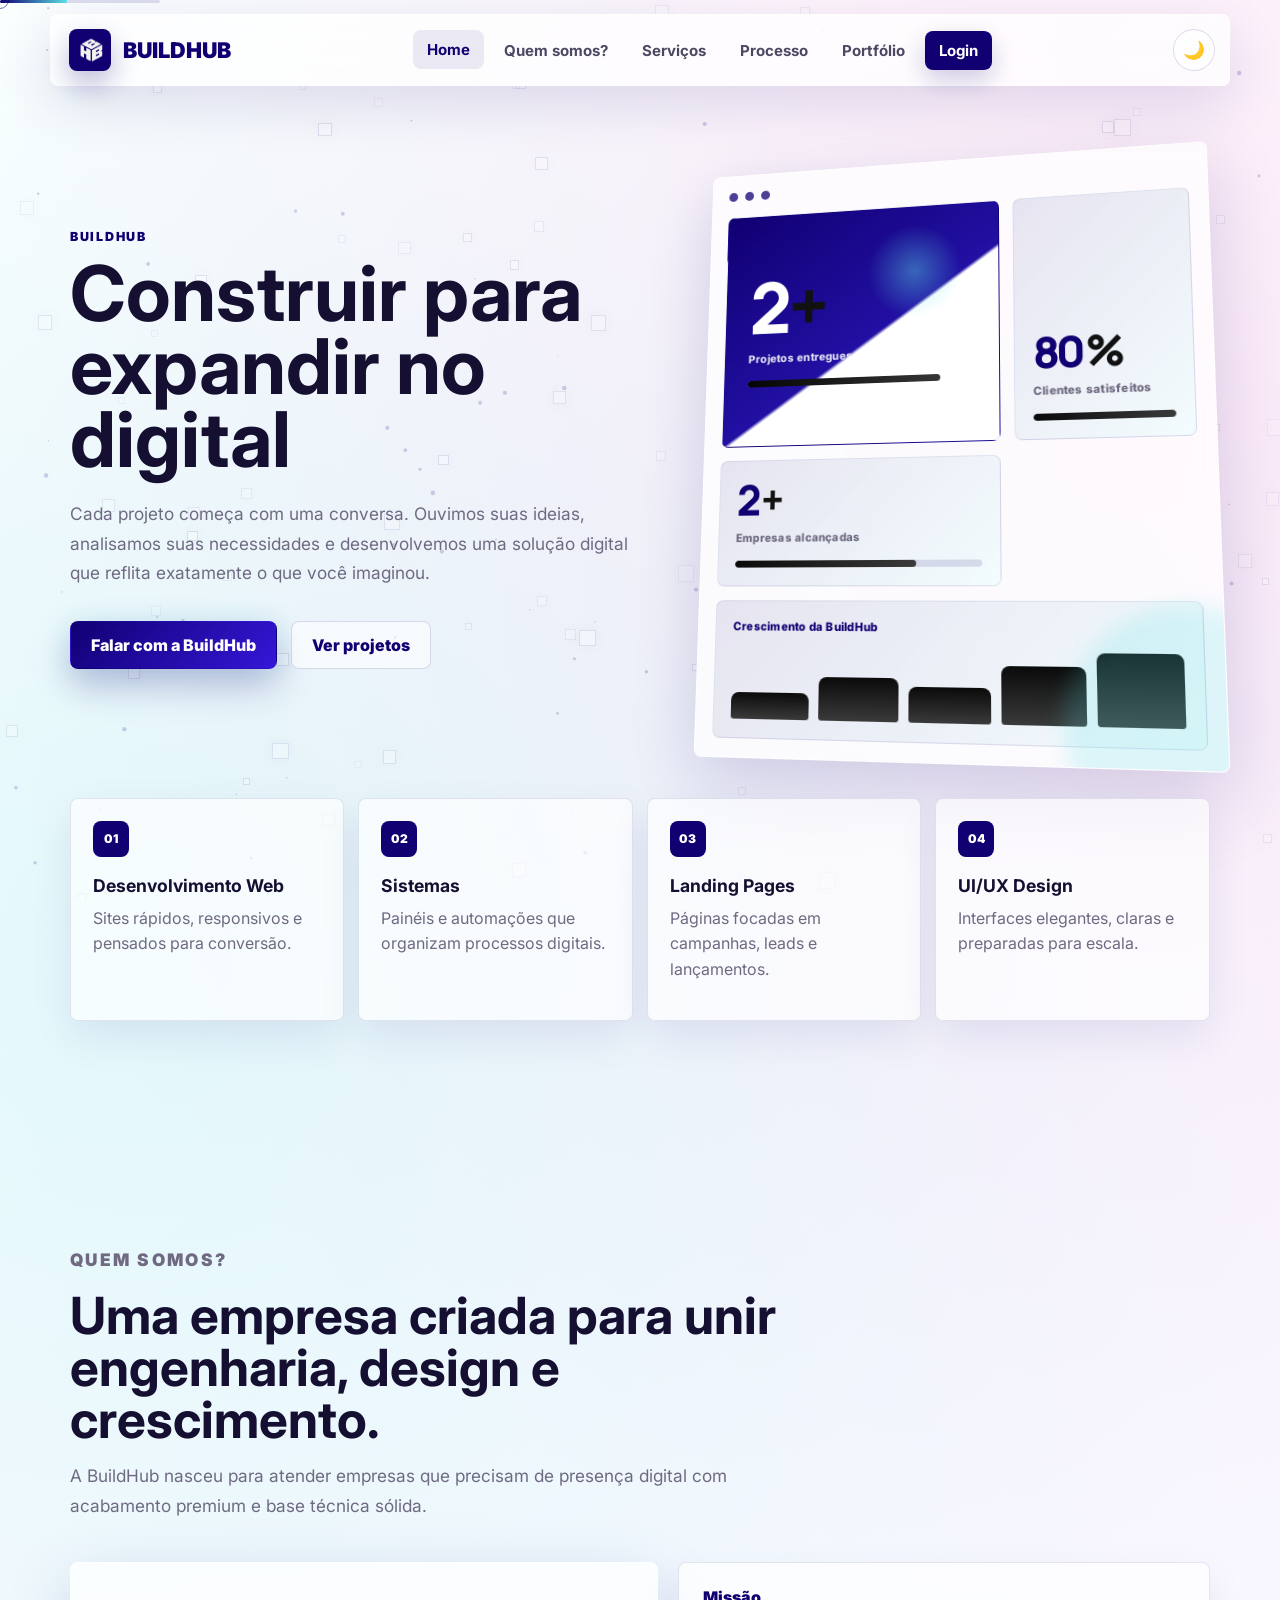
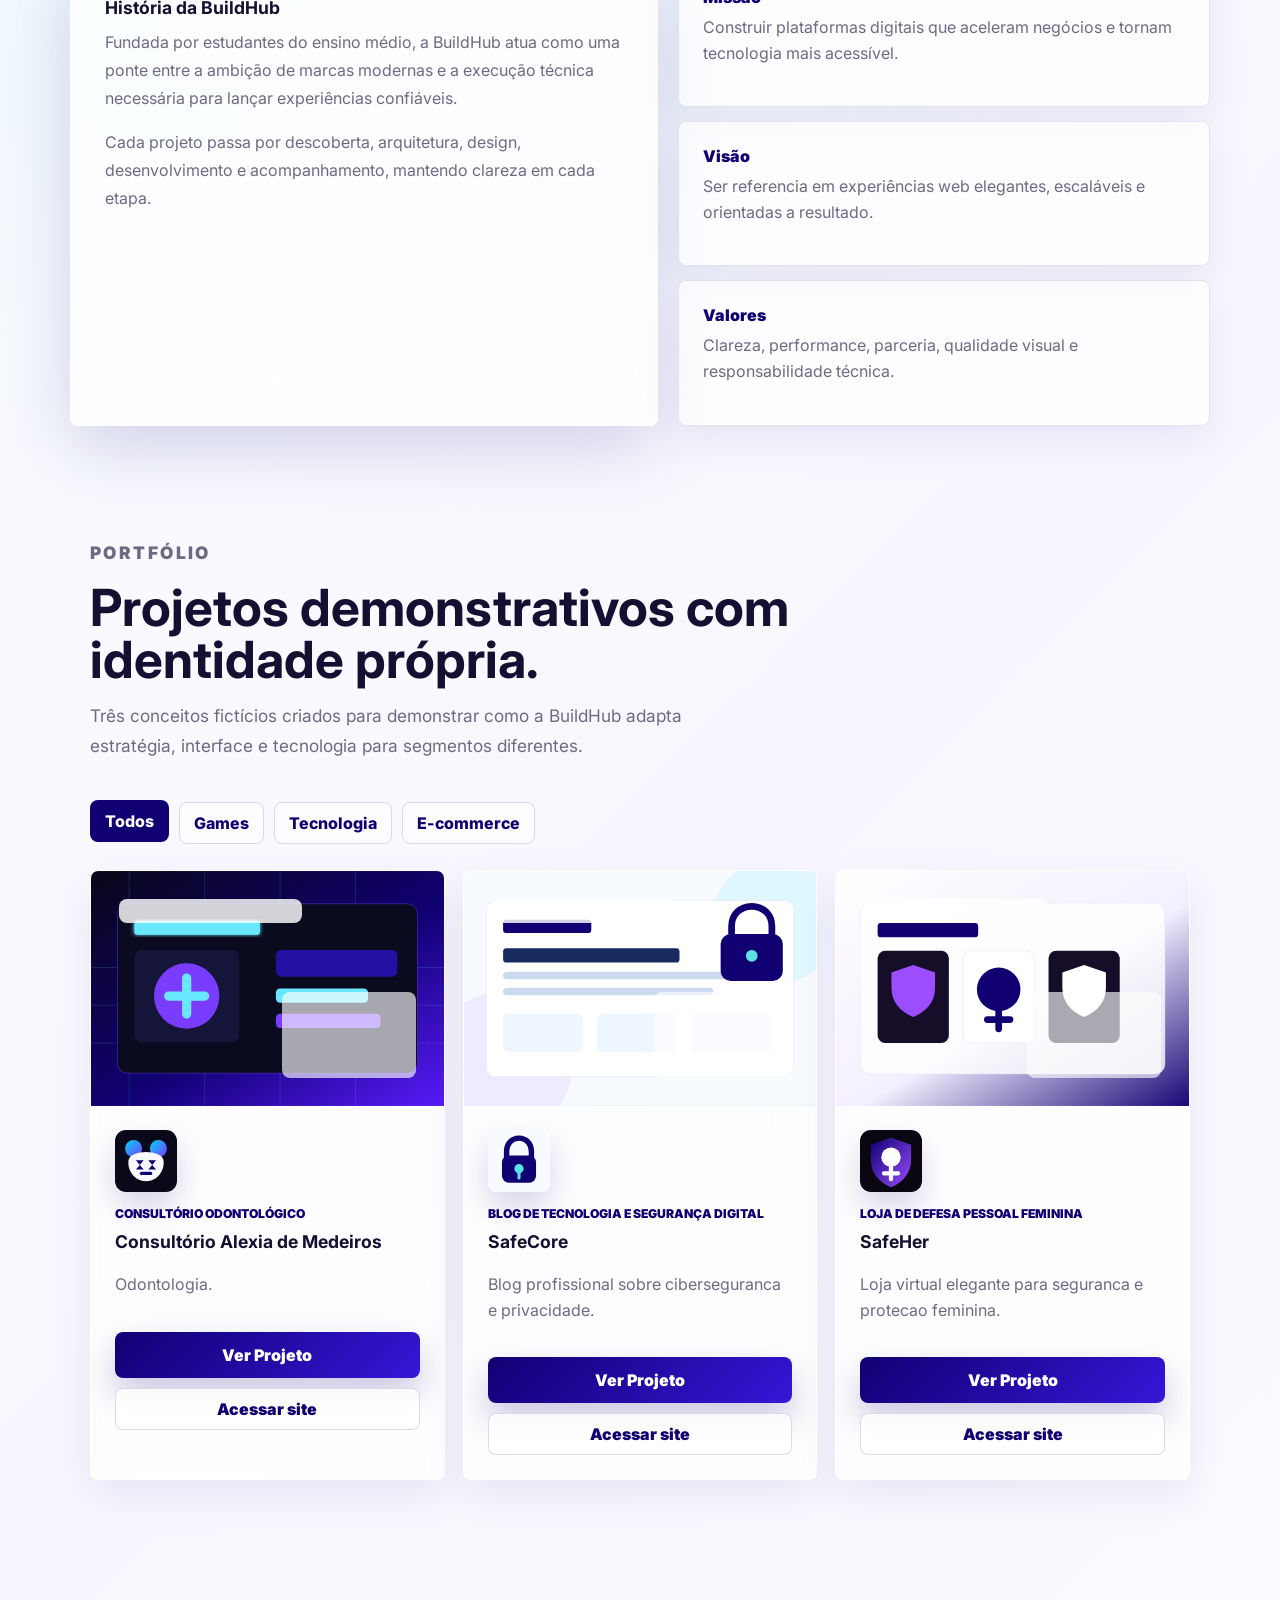
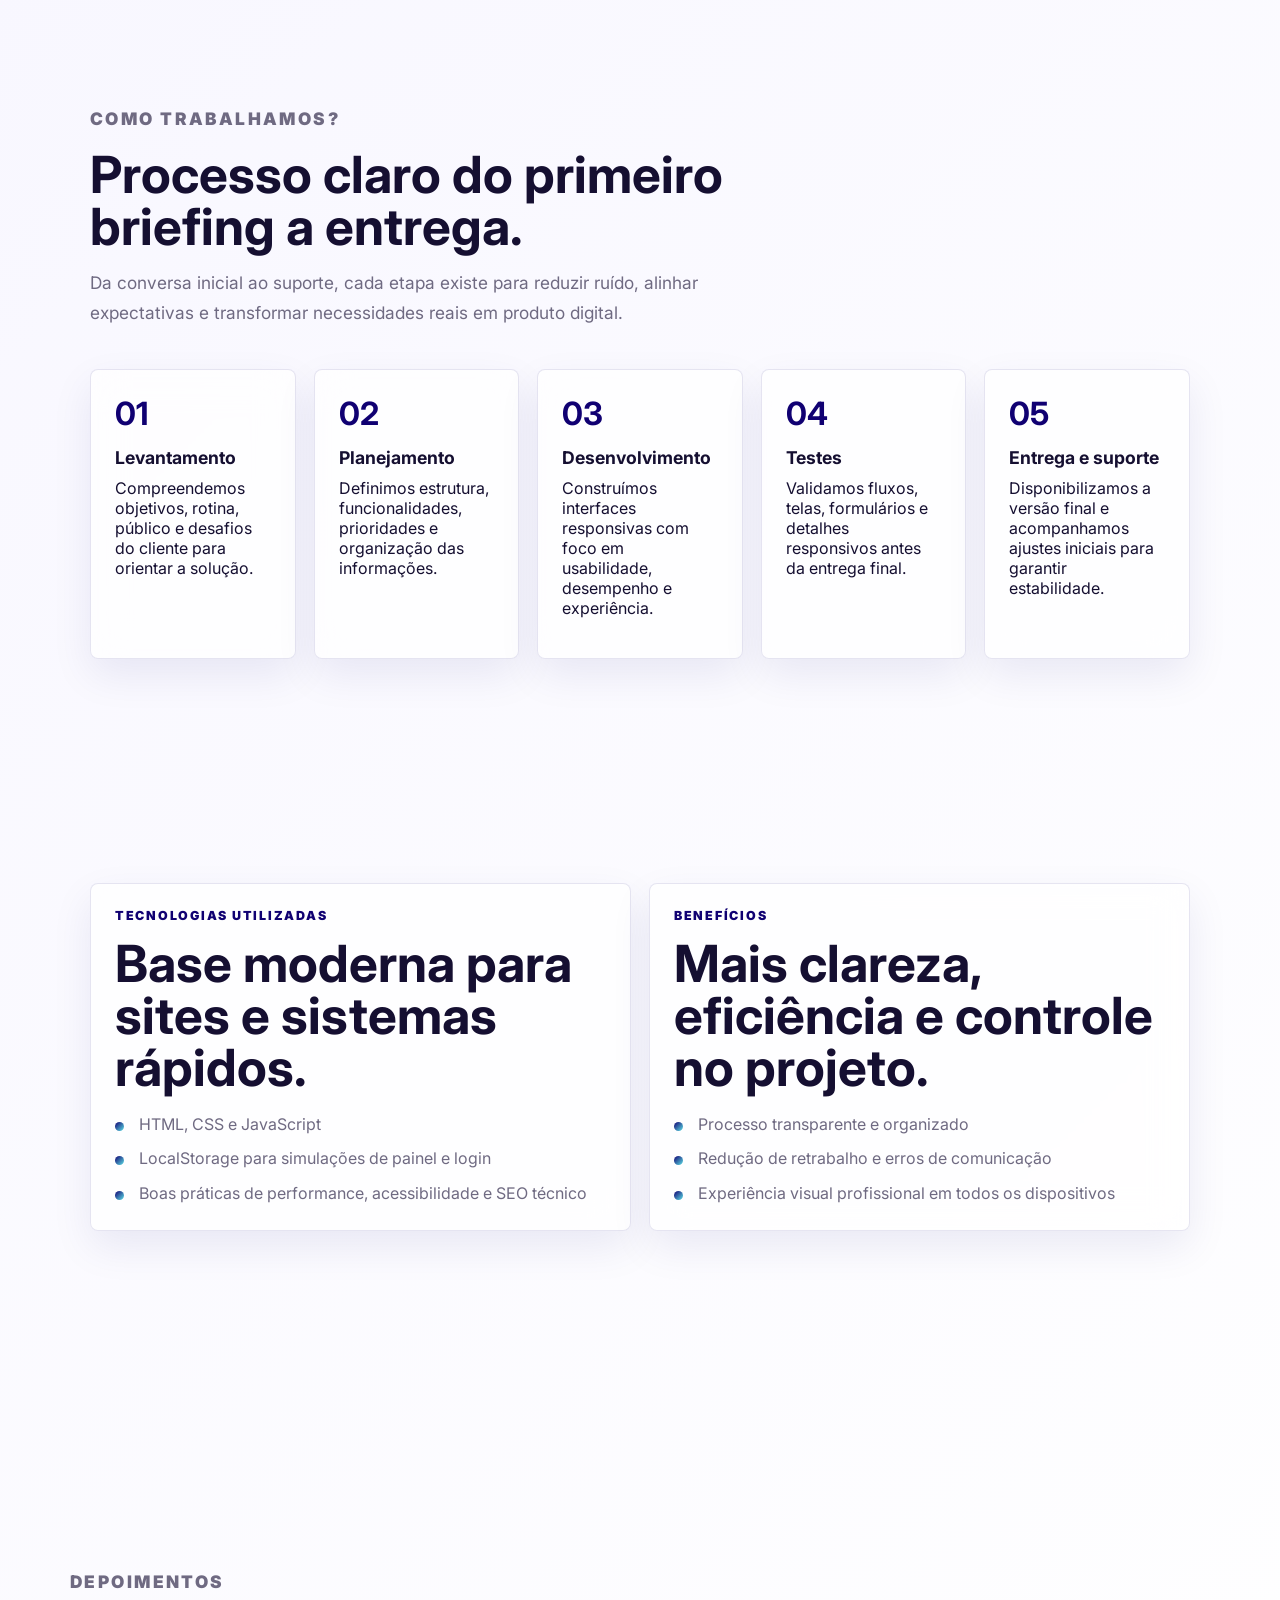
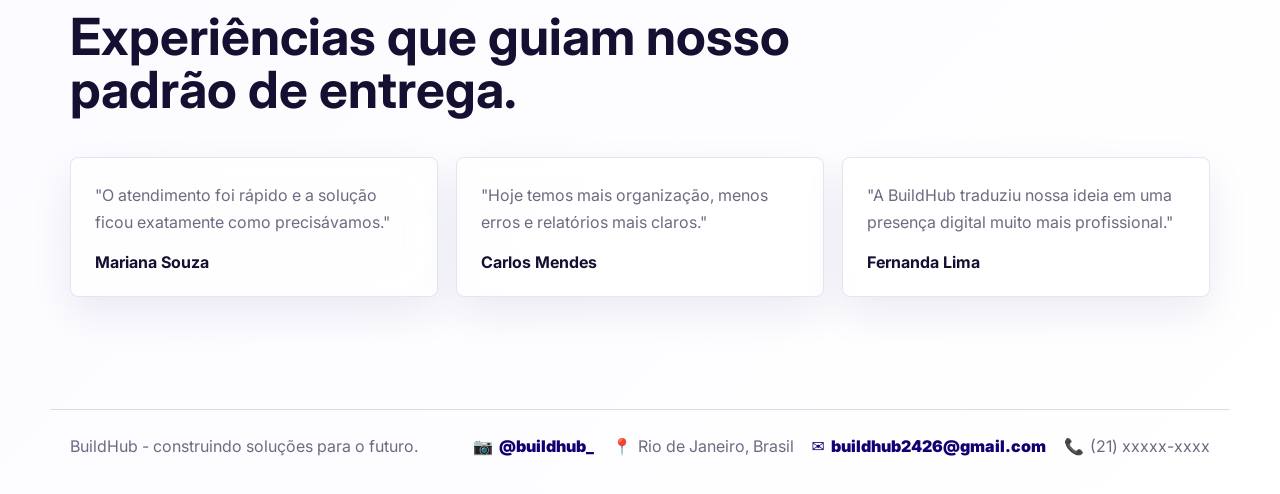
<file: index.html>
﻿<!DOCTYPE html>
<html lang="pt-BR">
<head>
  <meta charset="UTF-8">
  <meta name="viewport" content="width=device-width, initial-scale=1.0">
  <meta name="description" content="BuildHub - desenvolvimento de sites, sistemas web, landing pages e expêriencias digitais premium.">
  <title>BuildHub | Tecnologia para marcas que constroem o futuro</title>
  <link rel="preconnect" href="https://fonts.googleapis.com">
  <link rel="preconnect" href="https://fonts.gstatic.com" crossorigin>
  <link href="https://fonts.googleapis.com/css2?family=Inter:wght@400;500;600;700;800;900&family=Manrope:wght@400;500;700;800&display=swap" rel="stylesheet">
  <link rel="stylesheet" href="style.css">
  <script>if (localStorage.getItem("buildhub_theme") === "dark") document.documentElement.classList.add("dark-theme");</script>
</head>
<body>
  <div class="loader" id="loader" aria-label="Carregando site">
    <span class="brand-symbol" id="brandSymbol"><img src="assets/images/logobranca.png" alt="" aria-hidden="true"><span class="brand-fallback">BH</span></span>
    <div class="loader-line"></div>
  </div>
    <div class="loader-line"></div>
  </div>

  <div class="custom-cursor" id="customCursor" aria-hidden="true"></div>
  <canvas id="particleCanvas" aria-hidden="true"></canvas>
  <div class="floating-grid" id="floatingGrid" aria-hidden="true"></div>

  <header class="site-header" id="siteHeader">
    <nav class="navbar" aria-label="Navegação principal">
      <a class="brand" href="#home" aria-label="BuildHub ini
      cio">
        <span class="brand-symbol" id="brandSymbol"><img src="assets/images/logobranca.png" alt="" aria-hidden="true"><span class="brand-fallback">BH</span></span>
        <span class="brand-text" id="brandText">BuildHub</span>
      </a>

      <button class="nav-toggle" id="navToggle" type="button" aria-label="Abrir menu" aria-expanded="false">
        <span></span>
        <span></span>
        <span></span>
      </button>

      <div class="nav-menu" id="navMenu">
        <a href="#home">Home</a>
        <a href="#quem-somos">Quem somos?</a>
        <a href="#servicos">Serviços</a>
        <a href="#processo">Processo</a>
        <a href="#portfolio">Portfólio</a>
        <a href="login.html" class="nav-login">Login</a>
      </div>
      <button class="theme-toggle" id="themeToggle" type="button" aria-label="Ativar tema escuro" title="Ativar tema escuro">🌙</button>
    </nav>
  </header>

  <main>
    <section class="hero section" id="home">
      <div class="hero-content reveal">
        <p class="eyebrow">BuildHub</p>
        <h1>Construir para expandir no digital</h1>
        <p class="hero-copy">Cada projeto começa com uma conversa. Ouvimos suas ideias, analisamos suas necessidades e desenvolvemos uma solução digital que reflita exatamente o que você imaginou.</p>
        <div class="hero-actions">
          <a href="login.html" class="btn btn-primary magnetic">Falar com a BuildHub</a>
          <a href="#portfolio" class="btn btn-ghost magnetic">Ver projetos</a>
        </div>
      </div>

      <div class="hero-orbit reveal">
        <div class="interface-preview glass">
          <div class="preview-topbar">
            <span></span>
            <span></span>
            <span></span>
          </div>
          <div class="preview-grid">
            <div class="preview-panel main" data-preview-metric data-target="3" data-progress="86">
              <div class="preview-metric-number"><span class="preview-metric-value">0</span><span class="preview-metric-suffix">+</span></div>
              <span class="preview-metric-label">Projetos entregues</span>
              <div class="preview-metric-bar" aria-hidden="true"><span class="preview-metric-bar-fill"></span></div>
            </div>
            <div class="preview-panel" data-preview-metric data-target="100" data-progress="100">
              <div class="preview-metric-number"><span class="preview-metric-value">0</span><span class="preview-metric-suffix">%</span></div>
              <span class="preview-metric-label">Clientes satisfeitos</span>
              <div class="preview-metric-bar" aria-hidden="true"><span class="preview-metric-bar-fill"></span></div>
            </div>
            <div class="preview-panel" data-preview-metric data-target="3" data-progress="74">
              <div class="preview-metric-number"><span class="preview-metric-value">0</span><span class="preview-metric-suffix">+</span></div>
              <span class="preview-metric-label">Empresas alcançadas</span>
              <div class="preview-metric-bar" aria-hidden="true"><span class="preview-metric-bar-fill"></span></div>
            </div>
            <div class="preview-panel wide" data-preview-chart aria-label="Evolução da BuildHub">
              <span class="preview-chart-label">Crescimento da BuildHub</span>
              <div class="preview-chart-bars" aria-hidden="true">
                <span class="preview-chart-bar" style="--bar-height: 35%"></span>
                <span class="preview-chart-bar" style="--bar-height: 58%"></span>
                <span class="preview-chart-bar" style="--bar-height: 46%"></span>
                <span class="preview-chart-bar" style="--bar-height: 76%"></span>
                <span class="preview-chart-bar" style="--bar-height: 94%"></span>
              </div>
            </div>
          </div>
          <div class="preview-glow"></div>
        </div>
      </div>

      <div class="services-strip reveal">
        <article>
          <span class="icon">01</span>
          <h3>Desenvolvimento Web</h3>
          <p>Sites rápidos, responsivos e pensados para conversão.</p>
        </article>
        <article>
          <span class="icon">02</span>
          <h3>Sistemas</h3>
          <p>Painéis e automações que organizam processos digitais.</p>
        </article>
        <article>
          <span class="icon">03</span>
          <h3>Landing Pages</h3>
          <p>Páginas focadas em campanhas, leads e lançamentos.</p>
        </article>
        <article>
          <span class="icon">04</span>
          <h3>UI/UX Design</h3>
          <p>Interfaces elegantes, claras e preparadas para escala.</p>
        </article>
      </div>
    </section>

    <section class="section about" id="quem-somos">
      <div class="section-heading reveal">
        <p class="eyebrow">Quem somos?</p>
        <h2>Uma empresa criada para unir engenharia, design e crescimento.</h2>
        <p>A BuildHub nasceu para atender empresas que precisam de presença digital com acabamento premium e base técnica sólida.</p>
      </div>

      <div class="about-grid">
        <article class="about-story glass reveal">
          <h3>História da BuildHub</h3>
          <p>Fundada por estudantes do ensino médio, a BuildHub atua como uma ponte entre a ambição de marcas modernas e a execução técnica necessária para lançar experiências confiáveis.</p>
          <p>Cada projeto passa por descoberta, arquitetura, design, desenvolvimento e acompanhamento, mantendo clareza em cada etapa.</p>
        </article>

        <div class="values">
          <article class="value-card reveal">
            <span>Missão</span>
            <p>Construir plataformas digitais que aceleram negócios e tornam tecnologia mais acessível.</p>
          </article>
          <article class="value-card reveal">
            <span>Visão</span>
            <p>Ser referencia em experiências web elegantes, escaláveis e orientadas a resultado.</p>
          </article>
          <article class="value-card reveal">
            <span>Valores</span>
            <p>Clareza, performance, parceria, qualidade visual e responsabilidade técnica.</p>
          </article>
        </div>
      </div
        
    </section>

    <section class="section portfolio" id="portfolio">
      <div class="section-heading reveal">
        <p class="eyebrow">Portfólio</p>
        <h2>Projetos demonstrativos com identidade própria.</h2>
        <p>Três conceitos fictícios criados para demonstrar como a BuildHub adapta estratégia, interface e tecnologia para segmentos diferentes.</p>
      </div>

      <div class="filter-bar reveal" role="list" aria-label="Categorias de portfolio">
        <button class="filter-btn active" data-filter="all" type="button">Todos</button>
        <button class="filter-btn" data-filter="games" type="button">Games</button>
        <button class="filter-btn" data-filter="security" type="button">Tecnologia</button>
        <button class="filter-btn" data-filter="store" type="button">E-commerce</button>
      </div>

      <div class="project-grid premium-project-grid" id="projectGrid"></div>
    </section>

    <section class="section process-section" id="processo">
      <div class="section-heading reveal">
        <p class="eyebrow">Como trabalhamos?</p>
        <h2>Processo claro do primeiro briefing a entrega.</h2>
        <p>Da conversa inicial ao suporte, cada etapa existe para reduzir ruído, alinhar expectativas e transformar necessidades reais em produto digital.</p>
      </div>
      <div class="process-grid-main reveal">
        <article><strong>01</strong><h3>Levantamento</h3><p>Compreendemos objetivos, rotina, público e desafios do cliente para orientar a solução.</p></article>
        <article><strong>02</strong><h3>Planejamento</h3><p>Definimos estrutura, funcionalidades, prioridades e organização das informações.</p></article>
        <article><strong>03</strong><h3>Desenvolvimento</h3><p>Construímos interfaces responsivas com foco em usabilidade, desempenho e experiência.</p></article>
        <article><strong>04</strong><h3>Testes</h3><p>Validamos fluxos, telas, formulários e detalhes responsivos antes da entrega final.</p></article>
        <article><strong>05</strong><h3>Entrega e suporte</h3><p>Disponibilizamos a versão final e acompanhamos ajustes iniciais para garantir estabilidade.</p></article>
      </div>
    </section>

    <section class="section insights-section" id="servicos">
      <div class="insights-grid">
        <article class="content-card glass reveal">
          <p class="eyebrow">Tecnologias utilizadas</p>
          <h2>Base moderna para sites e sistemas rápidos.</h2>
          <ul class="feature-list">
            <li>HTML, CSS e JavaScript</li>
            <li>LocalStorage para simulações de painel e login</li>
            <li>Boas práticas de performance, acessibilidade e SEO técnico</li>
          </ul>
        </article>
        <article class="content-card glass reveal">
          <p class="eyebrow">Benefícios</p>
          <h2>Mais clareza, eficiência e controle no projeto.</h2>
          <ul class="feature-list">
            <li>Processo transparente e organizado</li>
            <li>Redução de retrabalho e erros de comunicação</li>
            <li>Experiência visual profissional em todos os dispositivos</li>
          </ul>
        </article>
      </div>
    </section>

      </div>
    </section>

    <section class="section testimonials-section">
      <div class="section-heading reveal">
        <p class="eyebrow">Depoimentos</p>
        <h2>Experiências que guiam nosso padrão de entrega.</h2>
      </div>
      <div class="testimonials-grid-main reveal">
        <article><p>"O atendimento foi rápido e a solução ficou exatamente como precisávamos."</p><strong>Mariana Souza</strong></article>
        <article><p>"Hoje temos mais organização, menos erros e relatórios mais claros."</p><strong>Carlos Mendes</strong></article>
        <article><p>"A BuildHub traduziu nossa ideia em uma presença digital muito mais profissional."</p><strong>Fernanda Lima</strong></article>
      </div>
    </section>

  <footer class="footer">
    <p>BuildHub - construindo soluções para o futuro.</p>
    <ul class="footer-contact-list" aria-label="Informações de contato">
      <li><a class="footer-contact-link" href="https://www.instagram.com/buildhub_" target="_blank" rel="noopener noreferrer"><span aria-hidden="true">📷</span> @buildhub_</a></li>
      <li><span class="footer-contact-item"><span aria-hidden="true">📍</span> Rio de Janeiro, Brasil</span></li>
      <li><a class="footer-contact-link" href="mailto:buildhub2426@gmail.com"><span aria-hidden="true">✉️</span> buildhub2426@gmail.com</a></li>
      <!-- TODO: preencher número completo do telefone. -->
      <li><span class="footer-contact-item"><span aria-hidden="true">📞</span> (21) xxxxx-xxxx</span></li>
    </ul>
  </footer>

  <div class="project-modal" id="projectModal" aria-hidden="true" role="dialog" aria-modal="true">
    <div class="modal-backdrop" data-close-modal></div>
    <article class="modal-card glass">
      <button class="modal-close" type="button" data-close-modal aria-label="Fechar modal">x</button>
      <div id="modalContent"></div>
    </article>
  </div>

  <div class="toast" id="toast" role="status" aria-live="polite"></div>
  <button class="to-top" id="toTop" type="button" aria-label="Voltar ao topo">^</button>

  <script src="script.js"></script>
</body>
</html>
</file>
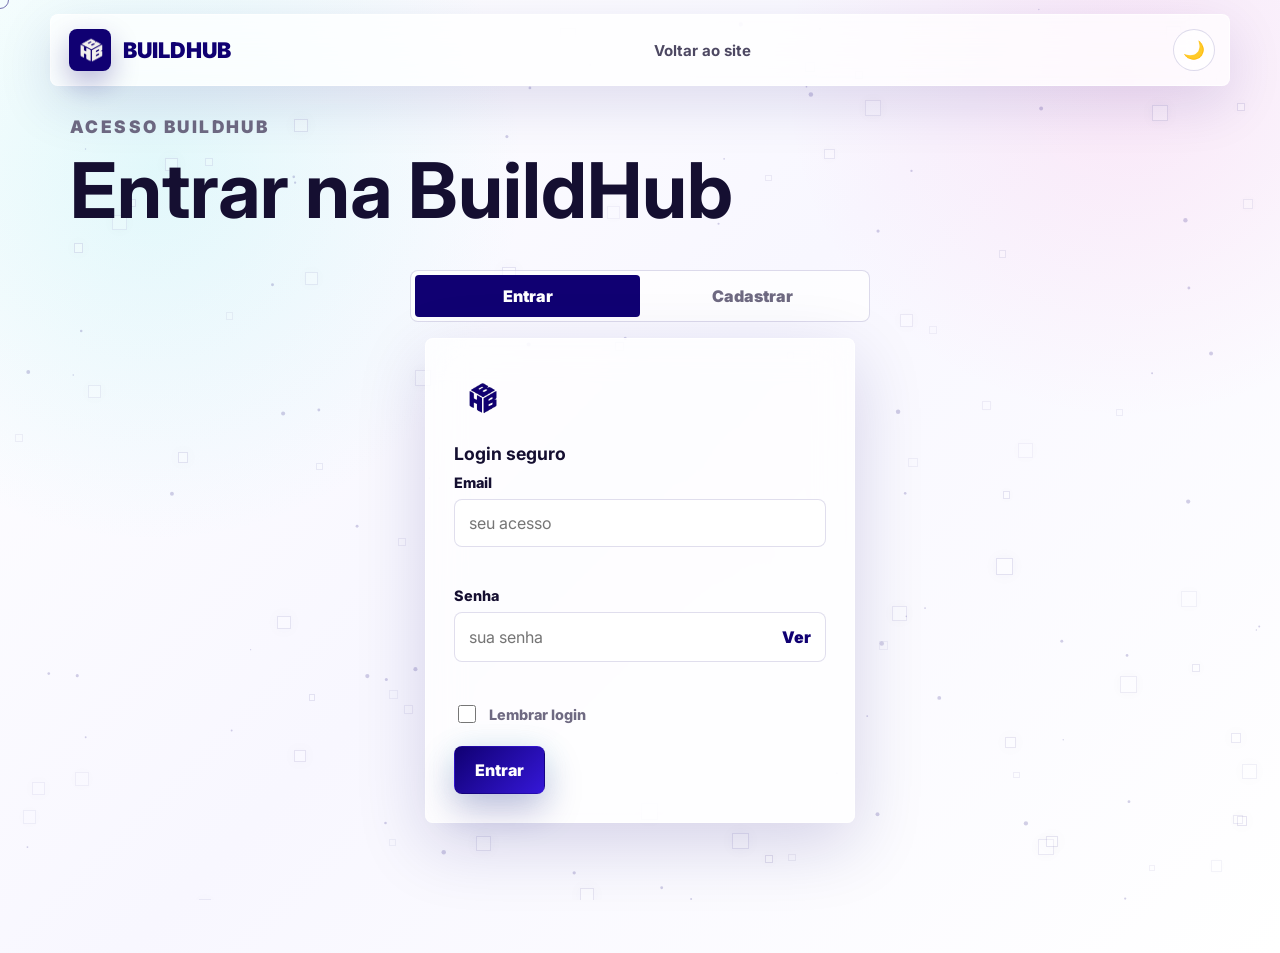
<file: admin.html>
﻿<!DOCTYPE html>
<html lang="pt-BR">
<head>
  <meta charset="UTF-8">
  <meta name="viewport" content="width=device-width, initial-scale=1.0">
  <meta name="description" content="Painel administrativo BuildHub.">
  <title>Painel ADM | BuildHub</title>
  <link rel="preconnect" href="https://fonts.googleapis.com">
  <link rel="preconnect" href="https://fonts.gstatic.com" crossorigin>
  <link href="https://fonts.googleapis.com/css2?family=Inter:wght@400;500;600;700;800;900&family=Manrope:wght@400;500;700;800&display=swap" rel="stylesheet">
  <link rel="stylesheet" href="style.css">
  <script>if (localStorage.getItem("buildhub_theme") === "dark") document.documentElement.classList.add("dark-theme");</script>
</head>
<body data-page="admin">
  <div class="loader" id="loader" aria-label="Carregando painel">
    <div class="loader-mark">BH</div>
    <div class="loader-line"></div>
  </div>

  <div class="custom-cursor" id="customCursor" aria-hidden="true"></div>
  <canvas id="particleCanvas" aria-hidden="true"></canvas>
  <div class="floating-grid" id="floatingGrid" aria-hidden="true"></div>

  <main>
    <section class="dashboard-section" id="dashboard" hidden>
      <aside class="sidebar glass">
        <a class="brand dashboard-brand" href="index.html">
          <span class="brand-symbol" id="brandSymbol"><img src="assets/images/logobranca.png" alt="" aria-hidden="true"><span class="brand-fallback">BH</span></span>
          <span class="brand-text" id="brandText">BuildHub</span>
        </a>
        <nav id="dashboardMenu" aria-label="Menu do dashboard administrativo"></nav>
        <a class="btn btn-ghost" href="index.html">Site</a>
        <button class="theme-toggle sidebar-theme-toggle" id="themeToggle" type="button" aria-label="Ativar tema escuro" title="Ativar tema escuro">🌙</button>
        <button class="btn btn-ghost" id="logoutButton" type="button">Sair</button>
      </aside>

      <div class="dashboard-main">
        <div class="dashboard-top">
          <div>
            <p class="eyebrow" id="dashboardRole">Nivel ADM</p>
            <h2 id="dashboardTitle">Painel administrativo</h2>
          </div>
          <span class="status-pill">Online</span>
        </div>
        <div class="dashboard-content" id="dashboardContent"></div>
      </div>
    </section>
  </main>

  <div class="toast" id="toast" role="status" aria-live="polite"></div>
  <button class="to-top" id="toTop" type="button" aria-label="Voltar ao topo">^</button>
  <script src="script.js"></script>
</body>
</html>
</file>
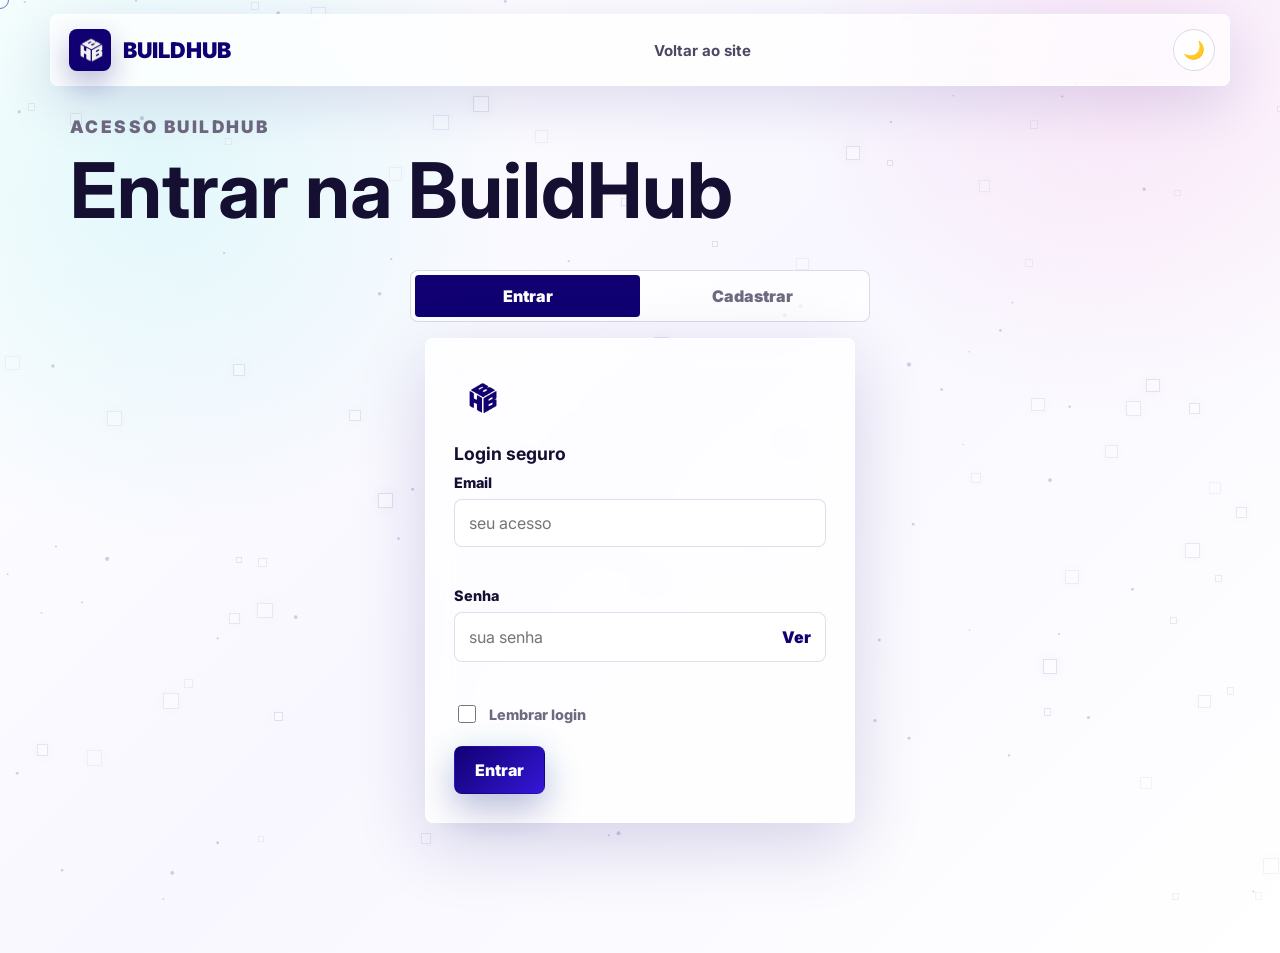
<file: cliente.html>
﻿<!DOCTYPE html>
<html lang="pt-BR">
<head>
  <meta charset="UTF-8">
  <meta name="viewport" content="width=device-width, initial-scale=1.0">
  <meta name="description" content="Area do cliente BuildHub.">
  <title>Área do Cliente | BuildHub</title>
  <link rel="preconnect" href="https://fonts.googleapis.com">
  <link rel="preconnect" href="https://fonts.gstatic.com" crossorigin>
  <link href="https://fonts.googleapis.com/css2?family=Inter:wght@400;500;600;700;800;900&family=Manrope:wght@400;500;700;800&display=swap" rel="stylesheet">
  <link rel="stylesheet" href="style.css">
  <script>if (localStorage.getItem("buildhub_theme") === "dark") document.documentElement.classList.add("dark-theme");</script>
</head>
<body data-page="cliente">
  <div class="loader" id="loader" aria-label="Carregando area do cliente">
     <span class="brand-symbol" id="brandSymbol"><img src="assets/images/logobranca.png" alt="" aria-hidden="true"><span class="brand-fallback">BH</span></span>
    <div class="loader-line"></div>
  </div>
    <div class="loader-line"></div>
  </div>

  <div class="custom-cursor" id="customCursor" aria-hidden="true"></div>
  <canvas id="particleCanvas" aria-hidden="true"></canvas>
  <div class="floating-grid" id="floatingGrid" aria-hidden="true"></div>

  <main>
    <section class="dashboard-section" id="dashboard" hidden>
      <aside class="sidebar glass">
        <a class="brand dashboard-brand" href="index.html">
          <span class="brand-symbol" id="brandSymbol"><img src="assets/images/logobranca.png" alt="" aria-hidden="true"><span class="brand-fallback">BH</span></span>
          <span class="brand-text" id="brandText">BuildHub</span>
        </a>
        <nav id="dashboardMenu" aria-label="Menu da area do cliente"></nav>
        <a class="btn btn-ghost" href="index.html">Site</a>
        <button class="theme-toggle sidebar-theme-toggle" id="themeToggle" type="button" aria-label="Ativar tema escuro" title="Ativar tema escuro">🌙</button>
        <button class="btn btn-ghost" id="logoutButton" type="button">Sair</button>
      </aside>

      <div class="dashboard-main">
        <div class="dashboard-top">
          <div>
            <p class="eyebrow" id="dashboardRole">Nivel CLIENTE</p>
            <h2 id="dashboardTitle">Área do cliente</h2>
          </div>
          <span class="status-pill">Online</span>
        </div>
        <div class="dashboard-content" id="dashboardContent"></div>
      </div>
    </section>
  </main>

  <div class="toast" id="toast" role="status" aria-live="polite"></div>
  <button class="to-top" id="toTop" type="button" aria-label="Voltar ao topo">^</button>
  <script src="script.js"></script>
</body>
</html>
</file>
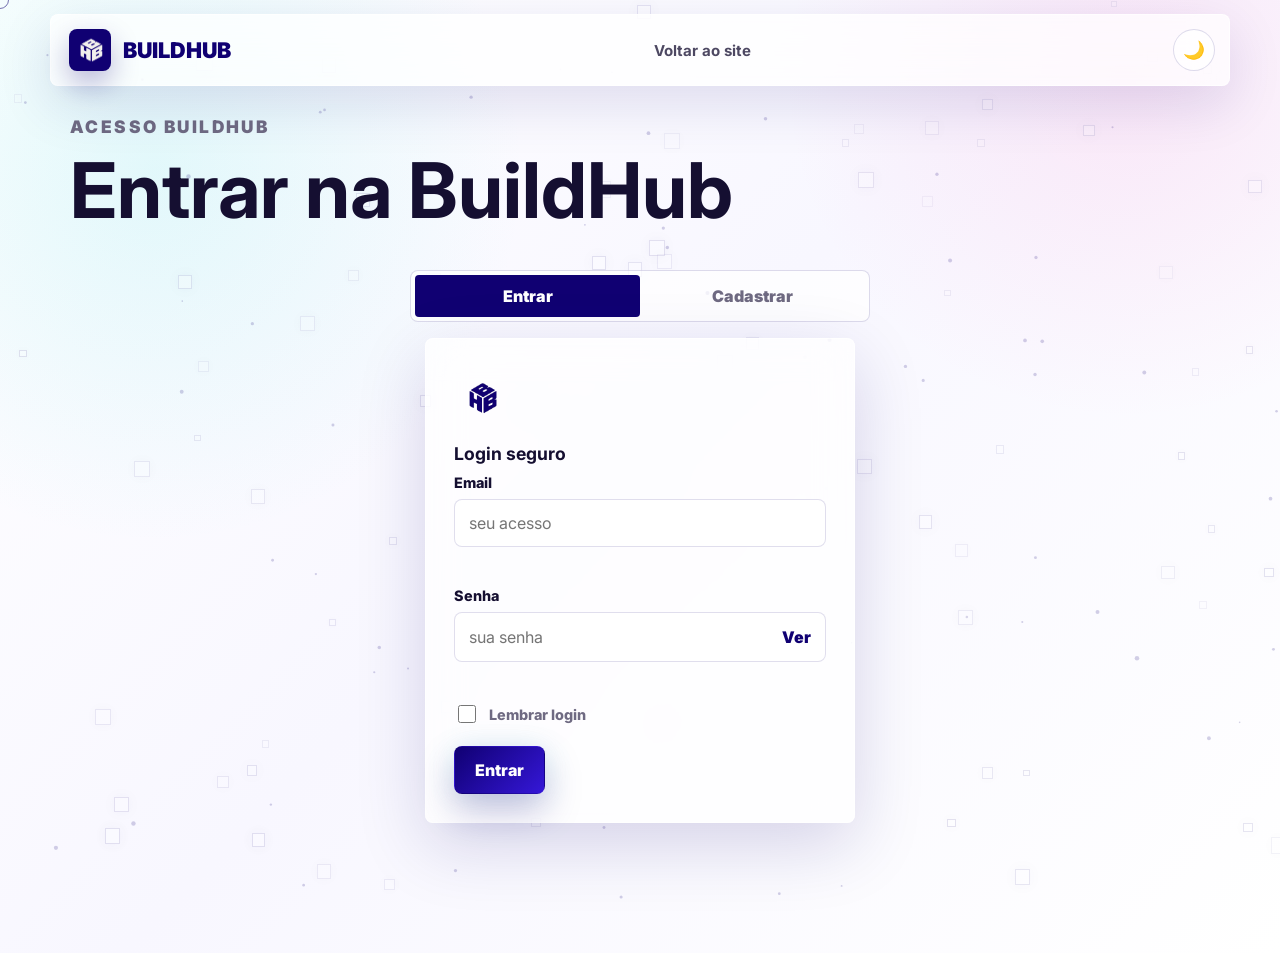
<file: login.html>
﻿<!DOCTYPE html>
<html lang="pt-BR">
<head>
  <meta charset="UTF-8">
  <meta name="viewport" content="width=device-width, initial-scale=1.0">
  <meta name="description" content="Login BuildHub para administradores e clientes.">
  <title>Login | BuildHub</title>
  <link rel="preconnect" href="https://fonts.googleapis.com">
  <link rel="preconnect" href="https://fonts.gstatic.com" crossorigin>
  <link href="https://fonts.googleapis.com/css2?family=Inter:wght@400;500;600;700;800;900&family=Manrope:wght@400;500;700;800&display=swap" rel="stylesheet">
  <link rel="stylesheet" href="style.css">
  <script>if (localStorage.getItem("buildhub_theme") === "dark") document.documentElement.classList.add("dark-theme");</script>
</head>
<body data-page="login">
  <div class="loader" id="loader" aria-label="Carregando login">
     <span class="brand-symbol" id="brandSymbol"><img src="assets/images/logobranca.png" alt="" aria-hidden="true"><span class="brand-fallback">BH</span></span>
    <div class="loader-line"></div>
  </div>

  <div class="custom-cursor" id="customCursor" aria-hidden="true"></div>
  <canvas id="particleCanvas" aria-hidden="true"></canvas>
  <div class="floating-grid" id="floatingGrid" aria-hidden="true"></div>

  <header class="site-header">
    <nav class="navbar" aria-label="Navegacao principal">
      <a class="brand" href="index.html">
        <span class="brand-symbol" id="brandSymbol"><img src="assets/images/logobranca.png" alt="" aria-hidden="true"><span class="brand-fallback">BH</span></span>
        <span class="brand-text" id="brandText">BuildHub</span>
      </a>
      <div class="nav-menu single-link">
        <a href="index.html">Voltar ao site</a>
      </div>
      <button class="theme-toggle" id="themeToggle" type="button" aria-label="Ativar tema escuro" title="Ativar tema escuro">🌙</button>
    </nav>
  </header>

  <main>
    <section class="section login-section standalone-auth" id="login">
      <div class="section-heading reveal">
        <p class="eyebrow">Acesso BuildHub</p>
        <h1>Entrar na BuildHub</h1>
      </div>
      <div class="login-shell reveal">
        <div class="auth-tabs" role="tablist" aria-label="Acesso à BuildHub">
          <button class="auth-tab active" type="button" data-auth-tab="login" role="tab" aria-selected="true">Entrar</button>
          <button class="auth-tab" type="button" data-auth-tab="register" role="tab" aria-selected="false">Cadastrar</button>
        </div>
        <form class="login-card glass" id="loginForm" novalidate>
          <div class="login-badge">
            <img src="assets/images/logoazul.png" alt="" aria-hidden="true">
          </div>
          <h3>Login seguro</h3>
          <div class="form-row">
            <label for="loginEmail">Email</label>
            <input id="loginEmail" type="email" placeholder="seu acesso" autocomplete="email">
            <small></small>
          </div>
          <div class="form-row password-row">
            <label for="loginPassword">Senha</label>
            <div class="password-field">
              <input id="loginPassword" type="password" placeholder="sua senha" autocomplete="current-password">
              <button id="togglePassword" type="button" aria-label="Mostrar senha">Ver</button>
            </div>
            <small></small>
          </div>
          <label class="remember">
            <input id="rememberLogin" type="checkbox">
            <span>Lembrar login</span>
          </label>
          <button class="btn btn-primary magnetic" type="submit">Entrar</button>
        </form>
        <form class="login-card glass" id="registerForm" novalidate hidden>
          <div class="login-badge">
            <img src="assets/images/logoazul.png" alt="" aria-hidden="true">
          </div>
          <h3>Crie sua conta</h3>
          <div class="form-row">
            <label for="registerName">Nome</label>
            <input id="registerName" name="name" type="text" placeholder="Seu nome completo" autocomplete="name">
            <small></small>
          </div>
          <div class="form-row">
            <label for="registerEmail">Email</label>
            <input id="registerEmail" name="email" type="email" placeholder="voce@email.com" autocomplete="email">
            <small></small>
          </div>
          <div class="form-row">
            <label for="registerCpf">CPF</label>
            <input id="registerCpf" name="cpf" type="text" inputmode="numeric" maxlength="14" placeholder="000.000.000-00" autocomplete="off">
            <small></small>
          </div>
          <div class="form-row password-row">
            <label for="registerPassword">Senha</label>
            <div class="password-field">
              <input id="registerPassword" name="password" type="password" placeholder="Mínimo de 6 caracteres" autocomplete="new-password">
              <button class="password-toggle" type="button" data-toggle-password="registerPassword" aria-label="Mostrar senha">Ver</button>
            </div>
            <small></small>
          </div>
          <div class="form-row password-row">
            <label for="registerPasswordConfirm">Confirmar senha</label>
            <div class="password-field">
              <input id="registerPasswordConfirm" name="passwordConfirm" type="password" placeholder="Repita sua senha" autocomplete="new-password">
              <button class="password-toggle" type="button" data-toggle-password="registerPasswordConfirm" aria-label="Mostrar senha">Ver</button>
            </div>
            <small></small>
          </div>
          <button class="btn btn-primary magnetic" type="submit">Cadastrar</button>
        </form>
      </div>
    </section>
  </main>

  <div class="toast" id="toast" role="status" aria-live="polite"></div>
  <button class="to-top" id="toTop" type="button" aria-label="Voltar ao topo">^</button>
  <script src="script.js"></script>
</body>
</html>
</file>
<file: style.css>
:root {
  --primary: #100072;
  --primary-soft: rgba(16, 0, 114, 0.7);
  --ink: #150f31;
  --text-color: #150f31;
  --muted: #6f6a82;
  --line: rgba(16, 0, 114, 0.14);
  --white: #ffffff;
  --glass: rgba(255, 255, 255, 0.72);
  --glow: rgba(93, 70, 255, 0.35);
  --cyan: #5ce1e6;
  --rose: #ff6ac2;
  --radius: 8px;
  --shadow: 0 22px 70px rgba(16, 0, 114, 0.16);
  --max-width: 1180px;
}

* {
  box-sizing: border-box;
}

html {
  scroll-behavior: smooth;
}

body {
  margin: 0;
  min-height: 100vh;
  color: var(--text-color);
  font-family: Inter, ui-sans-serif, system-ui, -apple-system, BlinkMacSystemFont, "Segoe UI", Arial, sans-serif;
  background:
    radial-gradient(circle at 12% 18%, rgba(92, 225, 230, 0.17), transparent 27%),
    radial-gradient(circle at 88% 8%, rgba(255, 106, 194, 0.12), transparent 24%),
    linear-gradient(135deg, #ffffff 0%, #f8f7ff 48%, #ffffff 100%);
  overflow-x: hidden;
}

html.dark-theme body {
  --ink: #f5f5f5;
  --text-color: #f5f5f5;
  --muted: #d2cfe0;
  --line: rgba(220, 215, 255, 0.3);
  background: #0d0920;
}

body.menu-open,
body.modal-open {
  overflow: hidden;
}

a {
  color: inherit;
  text-decoration: none;
}

button,
input,
textarea {
  font: inherit;
}

button {
  cursor: pointer;
}

::selection {
  color: var(--white);
  background: var(--primary);
}

#particleCanvas,
.floating-grid {
  position: fixed;
  inset: 0;
  pointer-events: none;
  z-index: -2;
}

.floating-grid {
  z-index: -1;
  overflow: hidden;
}

.float-block {
  position: absolute;
  width: 10px;
  height: 10px;
  border: 1px solid rgba(16, 0, 114, 0.16);
  background: rgba(255, 255, 255, 0.38);
  box-shadow: 0 0 16px rgba(16, 0, 114, 0.08);
  transform: translate3d(0, 0, 0) rotate(0deg);
  transition: transform 900ms cubic-bezier(0.16, 1, 0.3, 1), opacity 900ms ease, border-color 900ms ease;
  animation: floatBlock 8s ease-in-out infinite;
}

.float-block.scatter {
  opacity: 0.42;
  border-color: rgba(92, 225, 230, 0.42);
}

.loader {
  position: fixed;
  inset: 0;
  z-index: 1000;
  display: grid;
  place-items: center;
  gap: 18px;
  align-content: center;
  color: var(--primary);
  background: var(--white);
  transition: opacity 600ms ease, visibility 600ms ease;
}

.loader.done {
  opacity: 0;
  visibility: hidden;
}

.loader-mark {
  display: grid;
  width: 74px;
  height: 74px;
  place-items: center;
  border: 2px solid var(--primary);
  border-radius: var(--radius);
  font-weight: 900;
  letter-spacing: 0;
  animation: loaderPulse 1.2s ease-in-out infinite;
}

.loader-line {
  width: 160px;
  height: 3px;
  overflow: hidden;
  border-radius: 20px;
  background: rgba(16, 0, 114, 0.12);
}

.loader-line::after {
  display: block;
  width: 42%;
  height: 100%;
  content: "";
  background: linear-gradient(90deg, var(--primary), var(--cyan));
  animation: loadLine 1s ease-in-out infinite;
}

.custom-cursor {
  position: fixed;
  top: 0;
  left: 0;
  z-index: 999;
  width: 18px;
  height: 18px;
  pointer-events: none;
  border: 1px solid rgba(16, 0, 114, 0.55);
  border-radius: 50%;
  transform: translate(-50%, -50%);
  transition: width 160ms ease, height 160ms ease, border-color 160ms ease, background 160ms ease;
  mix-blend-mode: multiply;
}

.custom-cursor.active {
  width: 36px;
  height: 36px;
  border-color: rgba(92, 225, 230, 0.65);
  background: rgba(92, 225, 230, 0.12);
}

.site-header {
  position: fixed;
  top: 14px;
  left: 0;
  right: 0;
  z-index: 100;
  padding: 0 20px;
}

.navbar {
  display: flex;
  align-items: center;
  justify-content: space-between;
  max-width: var(--max-width);
  min-height: 72px;
  margin: 0 auto;
  padding: 12px 14px 12px 18px;
  border: 1px solid rgba(255, 255, 255, 0.68);
  border-radius: var(--radius);
  background: rgba(255, 255, 255, 0.72);
  box-shadow: 0 18px 55px rgba(16, 0, 114, 0.12);
  backdrop-filter: blur(18px);
}

.brand {
  display: inline-flex;
  align-items: center;
  gap: 12px;
  min-width: 0;
  color: var(--primary);
  font-weight: 900;
}

.brand-symbol {
  display: grid;
  width: 42px;
  height: 42px;
  place-items: center;
  flex: 0 0 auto;
  color: var(--white);
  border-radius: var(--radius);
  background: var(--primary);
  box-shadow: 0 12px 28px rgba(16, 0, 114, 0.28);
}

.brand-text {
  display: inline-flex;
  font-size: 1.35rem;
  letter-spacing: 0;
  text-transform: uppercase;
}

.brand-text span {
  display: inline-block;
  transform-origin: 50% 70%;
}

.brand-text span.logo-pop {
  animation: logoPop 480ms ease;
}

.nav-menu {
  display: flex;
  align-items: center;
  gap: 6px;
}

.nav-menu.single-link {
  display: flex;
  position: static;
  padding: 0;
  border: 0;
  background: transparent;
  box-shadow: none;
  opacity: 1;
  pointer-events: auto;
  transform: none;
}

.nav-menu a {
  padding: 10px 14px;
  color: rgba(21, 15, 49, 0.76);
  border-radius: var(--radius);
  font-size: 0.94rem;
  font-weight: 700;
  transition: color 220ms ease, background 220ms ease, transform 220ms ease;
}

.nav-menu a:hover,
.nav-menu a.active {
  color: var(--primary);
  background: rgba(16, 0, 114, 0.08);
  transform: translateY(-1px);
}

.theme-toggle {
  display: inline-grid;
  width: 42px;
  height: 42px;
  flex: 0 0 42px;
  place-items: center;
  padding: 0;
  border: 1px solid var(--line);
  border-radius: 50%;
  background: rgba(255, 255, 255, 0.68);
  font-size: 1.1rem;
  line-height: 1;
  transition: transform 180ms ease, background 180ms ease, border-color 180ms ease;
}

.theme-toggle:hover {
  border-color: var(--cyan);
  background: rgba(92, 225, 230, 0.16);
  transform: translateY(-2px) rotate(12deg);
}

.sidebar-theme-toggle {
  width: 100%;
  flex-basis: auto;
  border-radius: var(--radius);
}

.nav-login {
  color: var(--white) !important;
  background: var(--primary) !important;
  box-shadow: 0 10px 24px rgba(16, 0, 114, 0.2);
}

.nav-toggle {
  display: none;
  width: 44px;
  height: 44px;
  border: 0;
  border-radius: var(--radius);
  background: rgba(16, 0, 114, 0.08);
}

.nav-toggle span {
  display: block;
  width: 20px;
  height: 2px;
  margin: 5px auto;
  background: var(--primary);
  transition: transform 240ms ease, opacity 240ms ease;
}

.section {
  position: relative;
  max-width: var(--max-width);
  margin: 0 auto;
  padding: 112px 20px;
}

.hero {
  display: grid;
  min-height: 100vh;
  grid-template-columns: minmax(0, 1.05fr) minmax(320px, 0.95fr);
  gap: 44px;
  align-items: center;
  padding-top: 142px;
}

.hero-content {
  position: relative;
  z-index: 1;
}

.eyebrow {
  margin: 0 0 14px;
  color: var(--primary);
  font-size: 0.78rem;
  font-weight: 900;
  letter-spacing: 0.14em;
  text-transform: uppercase;
}

h1,
h2,
h3,
p {
  margin-top: 0;
}

h1 {
  max-width: 760px;
  margin-bottom: 22px;
  font-size: clamp(2.65rem, 6vw, 5.75rem);
  line-height: 0.95;
  letter-spacing: 0;
}

h2 {
  margin-bottom: 16px;
  font-size: clamp(2rem, 4vw, 3.7rem);
  line-height: 1.02;
  letter-spacing: 0;
}

h3 {
  margin-bottom: 10px;
  font-size: 1.1rem;
}

.hero-copy,
.section-heading p {
  max-width: 680px;
  color: var(--muted);
  font-size: 1.08rem;
  line-height: 1.7;
}

.hero-actions {
  display: flex;
  flex-wrap: wrap;
  gap: 14px;
  margin-top: 34px;
}

.btn {
  position: relative;
  display: inline-flex;
  min-height: 48px;
  align-items: center;
  justify-content: center;
  padding: 0 20px;
  overflow: hidden;
  border: 1px solid transparent;
  border-radius: var(--radius);
  font-weight: 850;
  transition: transform 220ms ease, box-shadow 220ms ease, border-color 220ms ease, background 220ms ease;
}

.btn::after {
  position: absolute;
  inset: 0;
  content: "";
  background: linear-gradient(110deg, transparent, rgba(255, 255, 255, 0.38), transparent);
  transform: translateX(-120%);
  transition: transform 500ms ease;
}

.btn:hover {
  transform: translateY(-3px);
}

.btn:hover::after {
  transform: translateX(120%);
}

.btn-primary {
  color: var(--white);
  background: linear-gradient(135deg, var(--primary), #3517d8);
  box-shadow: 0 16px 36px rgba(16, 0, 114, 0.25), 0 0 28px rgba(92, 225, 230, 0.14);
}

.btn-ghost {
  color: var(--primary);
  border-color: var(--line);
  background: rgba(255, 255, 255, 0.6);
}

.glass {
  border: 1px solid rgba(255, 255, 255, 0.7);
  background: var(--glass);
  box-shadow: var(--shadow);
  backdrop-filter: blur(18px);
}

.hero-orbit {
  perspective: 1000px;
}

.interface-preview {
  position: relative;
  min-height: 440px;
  padding: 18px;
  overflow: hidden;
  border-radius: var(--radius);
  transform: rotateX(8deg) rotateY(-10deg);
  animation: deviceFloat 5.5s ease-in-out infinite;
}

.preview-topbar {
  display: flex;
  gap: 8px;
  margin-bottom: 18px;
}

.preview-topbar span {
  width: 10px;
  height: 10px;
  border-radius: 50%;
  background: var(--primary);
  opacity: 0.75;
}

.preview-grid {
  display: grid;
  grid-template-columns: 1.25fr 0.75fr;
  gap: 14px;
}

.preview-panel {
  min-height: 118px;
  display: flex;
  flex-direction: column;
  justify-content: flex-end;
  padding: 18px;
  border: 1px solid rgba(16, 0, 114, 0.09);
  border-radius: var(--radius);
  background:
    linear-gradient(135deg, rgba(16, 0, 114, 0.1), rgba(92, 225, 230, 0.08)),
    rgba(255, 255, 255, 0.68);
}

.preview-panel.main {
  min-height: 250px;
  justify-content: center;
  padding: 26px;
  background:
    radial-gradient(circle at 70% 28%, rgba(92, 225, 230, 0.42), transparent 18%),
    linear-gradient(145deg, var(--primary), #2110a2 55%, #ffffff 56%);
}

.preview-panel.wide {
  grid-column: 1 / -1;
  min-height: 126px;
  justify-content: space-between;
}

.preview-metric-number {
  color: var(--primary);
  font-family: Manrope, Inter, sans-serif;
  font-size: clamp(1.8rem, 3.4vw, 2.75rem);
  font-weight: 900;
  letter-spacing: -0.08em;
  line-height: 1;
}

.preview-panel.main .preview-metric-number {
  color: var(--white);
  font-size: clamp(3.4rem, 6vw, 5.6rem);
}

.preview-metric-suffix {
  margin-left: 3px;
  color: #111111;
}

.preview-metric-label,
.preview-chart-label {
  margin-top: 10px;
  color: var(--muted);
  font-size: 0.72rem;
  font-weight: 800;
  letter-spacing: 0.02em;
}

.preview-panel.main .preview-metric-label {
  color: rgba(255, 255, 255, 0.86);
}

.preview-metric-bar {
  width: 100%;
  height: 7px;
  margin-top: 16px;
  overflow: hidden;
  border-radius: 999px;
  background: rgba(16, 0, 114, 0.12);
}

.preview-panel.main .preview-metric-bar {
  background: rgba(255, 255, 255, 0.22);
}

.preview-metric-bar-fill {
  display: block;
  width: 0;
  height: 100%;
  border-radius: inherit;
  background: linear-gradient(90deg, #0a0a0a, #3a3a3a);
  transition: width 2800ms cubic-bezier(0.16, 1, 0.3, 1);
}

.preview-panel.main .preview-metric-bar-fill {
  background: linear-gradient(90deg, #050505, #353535);
}

.preview-metric-bar-fill.is-animated {
  width: var(--progress);
}

.preview-chart-label {
  margin-top: 0;
  color: var(--primary);
}

.preview-chart-bars {
  display: flex;
  align-items: end;
  gap: 10px;
  height: 72px;
  margin-top: 12px;
}

.preview-chart-bar {
  width: 100%;
  height: 0;
  border-radius: 8px 8px 3px 3px;
  background: linear-gradient(180deg, #0a0a0a, #3a3a3a);
  transition: height 1600ms cubic-bezier(0.16, 1, 0.3, 1);
}

.preview-panel.wide.is-animated .preview-chart-bar {
  height: var(--bar-height);
}

.preview-panel.wide.is-animated .preview-chart-bar:nth-child(2) { transition-delay: 160ms; }
.preview-panel.wide.is-animated .preview-chart-bar:nth-child(3) { transition-delay: 320ms; }
.preview-panel.wide.is-animated .preview-chart-bar:nth-child(4) { transition-delay: 480ms; }
.preview-panel.wide.is-animated .preview-chart-bar:nth-child(5) { transition-delay: 640ms; }

.preview-glow {
  position: absolute;
  right: -80px;
  bottom: -80px;
  width: 230px;
  height: 230px;
  border-radius: 50%;
  background: rgba(92, 225, 230, 0.2);
  filter: blur(10px);
}

.services-strip {
  display: grid;
  grid-column: 1 / -1;
  grid-template-columns: repeat(4, 1fr);
  gap: 14px;
}

.services-strip article,
.value-card,
.project-card,
.info-card,
.stat-card,
.dashboard-panel {
  border: 1px solid rgba(16, 0, 114, 0.1);
  border-radius: var(--radius);
  background: rgba(255, 255, 255, 0.68);
  box-shadow: 0 16px 42px rgba(16, 0, 114, 0.08);
}

.services-strip article {
  padding: 22px;
  transition: transform 240ms ease, box-shadow 240ms ease, border-color 240ms ease;
}

.services-strip article:hover,
.value-card:hover,
.project-card:hover {
  border-color: rgba(16, 0, 114, 0.22);
  box-shadow: 0 22px 55px rgba(16, 0, 114, 0.14);
  transform: translateY(-6px);
}

.icon {
  display: inline-grid;
  width: 36px;
  height: 36px;
  place-items: center;
  margin-bottom: 18px;
  color: var(--white);
  border-radius: var(--radius);
  background: var(--primary);
  font-size: 0.75rem;
  font-weight: 900;
}

.services-strip p,
.value-card p,
.project-card p,
.timeline p {
  color: var(--muted);
  line-height: 1.6;
}

.section-heading {
  max-width: 780px;
  margin-bottom: 42px;
}

.about-grid {
  display: grid;
  grid-template-columns: 1.05fr 0.95fr;
  gap: 20px;
}

.about-story {
  padding: 34px;
  border-radius: var(--radius);
}

.about-story p {
  color: var(--muted);
  line-height: 1.75;
}

.values {
  display: grid;
  gap: 14px;
}

.value-card {
  padding: 24px;
  transition: transform 240ms ease, box-shadow 240ms ease, border-color 240ms ease;
}

.value-card span {
  display: block;
  margin-bottom: 8px;
  color: var(--primary);
  font-weight: 900;
}

.timeline {
  position: relative;
  display: grid;
  grid-template-columns: repeat(4, 1fr);
  gap: 18px;
  margin-top: 38px;
}

.timeline::before {
  position: absolute;
  top: 25px;
  left: 5%;
  right: 5%;
  height: 2px;
  content: "";
  background: linear-gradient(90deg, transparent, var(--primary), transparent);
}

.timeline-item {
  position: relative;
  padding-top: 58px;
}

.timeline-item::before {
  position: absolute;
  top: 16px;
  left: 0;
  width: 20px;
  height: 20px;
  content: "";
  border: 4px solid var(--white);
  border-radius: 50%;
  background: var(--primary);
  box-shadow: 0 0 0 6px rgba(16, 0, 114, 0.12);
}

.timeline-item span {
  color: var(--primary);
  font-weight: 900;
}

.filter-bar {
  display: flex;
  flex-wrap: wrap;
  gap: 10px;
  margin-bottom: 26px;
}

.filter-btn {
  min-height: 42px;
  padding: 0 14px;
  color: var(--primary);
  border: 1px solid var(--line);
  border-radius: var(--radius);
  background: rgba(255, 255, 255, 0.7);
  font-weight: 800;
  transition: color 220ms ease, background 220ms ease, transform 220ms ease;
}

.filter-btn:hover,
.filter-btn.active {
  color: var(--white);
  background: var(--primary);
  transform: translateY(-2px);
}

.project-grid {
  display: grid;
  grid-template-columns: repeat(3, 1fr);
  gap: 18px;
}

.project-card {
  position: relative;
  min-height: 330px;
  padding: 0;
  overflow: hidden;
  cursor: pointer;
  text-align: left;
  transition: transform 240ms ease, box-shadow 240ms ease, opacity 220ms ease;
}

.project-card:focus-visible {
  outline: 3px solid rgba(92, 225, 230, 0.7);
  outline-offset: 3px;
}

.project-card[hidden] {
  display: none;
}

.project-visual {
  position: relative;
  min-height: 190px;
  overflow: hidden;
  background: linear-gradient(135deg, var(--primary), #3c21e7);
}

.project-visual::before,
.project-visual::after {
  position: absolute;
  content: "";
  border-radius: var(--radius);
  background: rgba(255, 255, 255, 0.82);
}

.project-visual::before {
  top: 28px;
  left: 28px;
  width: 52%;
  height: 24px;
}

.project-visual::after {
  right: 28px;
  bottom: 28px;
  width: 38%;
  height: 86px;
  opacity: 0.78;
}

.project-card:nth-child(2n) .project-visual {
  background: linear-gradient(135deg, #ffffff, #e9e7ff 35%, var(--primary));
}

.project-body {
  padding: 22px;
}

.project-category {
  display: inline-flex;
  margin-bottom: 12px;
  color: var(--primary);
  font-size: 0.76rem;
  font-weight: 900;
  text-transform: uppercase;
}

.project-hover {
  position: absolute;
  inset: auto 14px 14px 14px;
  padding: 16px;
  color: var(--white);
  border-radius: var(--radius);
  background: rgba(16, 0, 114, 0.88);
  opacity: 0;
  transform: translateY(12px);
  transition: opacity 240ms ease, transform 240ms ease;
}

.project-card:hover .project-hover {
  opacity: 1;
  transform: translateY(0);
}

.contact-layout {
  display: grid;
  grid-template-columns: minmax(0, 1fr) 360px;
  gap: 22px;
  align-items: start;
}

.contact-form,
.login-card {
  padding: 28px;
  border-radius: var(--radius);
}

.form-row {
  display: grid;
  gap: 8px;
  margin-bottom: 16px;
}

label {
  color: var(--ink);
  font-size: 0.9rem;
  font-weight: 800;
}

input,
textarea {
  width: 100%;
  border: 1px solid rgba(16, 0, 114, 0.13);
  border-radius: var(--radius);
  background: rgba(255, 255, 255, 0.78);
  color: var(--ink);
  outline: 0;
  transition: border-color 220ms ease, box-shadow 220ms ease, transform 220ms ease;
}

input {
  min-height: 48px;
  padding: 0 14px;
}

textarea {
  resize: vertical;
  padding: 14px;
}

input:focus,
textarea:focus {
  border-color: rgba(16, 0, 114, 0.5);
  box-shadow: 0 0 0 4px rgba(16, 0, 114, 0.08);
}

.form-row.error input,
.form-row.error textarea {
  border-color: #d82148;
}

.form-row small {
  min-height: 16px;
  color: #d82148;
  font-size: 0.78rem;
}

.contact-info {
  display: grid;
  gap: 14px;
}

.info-card {
  padding: 22px;
}

.info-label {
  display: block;
  margin-bottom: 8px;
  color: var(--muted);
  font-size: 0.82rem;
  font-weight: 800;
}

.socials {
  display: flex;
  gap: 10px;
}

.socials a {
  display: grid;
  width: 48px;
  height: 48px;
  place-items: center;
  color: var(--white);
  border-radius: var(--radius);
  background: var(--primary);
  font-weight: 900;
  box-shadow: 0 14px 28px rgba(16, 0, 114, 0.18);
  transition: transform 220ms ease;
}

.socials a:hover {
  transform: translateY(-4px) rotate(-2deg);
}

.login-section {
  padding-bottom: 130px;
}

.login-shell {
  display: grid;
  place-items: center;
}

.login-card {
  width: min(100%, 430px);
}

.login-badge {
  display: grid;
  width: 58px;
  height: 58px;
  place-items: center;
  margin-bottom: 18px;
  color: var(--white);
  border-radius: var(--radius);
  background: var(--radius);
  font-weight: 900;
}
.login-badge img {
  width: 100%;
  height: 100%;
  object-fit: contain;
}
.password-field {
  display: flex;
  border: 1px solid rgba(16, 0, 114, 0.13);
  border-radius: var(--radius);
  background: rgba(255, 255, 255, 0.78);
}

.password-field input {
  border: 0;
  background: transparent;
}

.password-field button {
  min-width: 58px;
  border: 0;
  color: var(--primary);
  background: transparent;
  font-weight: 900;
}

.remember {
  display: flex;
  align-items: center;
  gap: 10px;
  margin-bottom: 20px;
  color: var(--muted);
}

.remember input {
  width: 18px;
  min-height: 18px;
}

.dashboard-section {
  min-height: 100vh;
  padding: 110px 20px 40px;
  grid-template-columns: 280px minmax(0, 1fr);
  gap: 18px;
  max-width: 1320px;
  margin: 0 auto;
}

.dashboard-section:not([hidden]) {
  display: grid;
}

.sidebar {
  position: sticky;
  top: 108px;
  height: calc(100vh - 130px);
  display: flex;
  flex-direction: column;
  gap: 22px;
  padding: 18px;
  border-radius: var(--radius);
}

.dashboard-brand {
  padding-bottom: 18px;
  border-bottom: 1px solid var(--line);
}

.sidebar nav {
  display: grid;
  gap: 8px;
}

.sidebar nav button {
  min-height: 46px;
  padding: 0 14px;
  color: rgba(21, 15, 49, 0.78);
  border: 0;
  border-radius: var(--radius);
  background: transparent;
  text-align: left;
  font-weight: 850;
}

.sidebar nav button.active,
.sidebar nav button:hover {
  color: var(--white);
  background: var(--primary);
}

.sidebar #logoutButton {
  margin-top: auto;
}

.dashboard-main {
  min-width: 0;
}

.dashboard-top {
  display: flex;
  align-items: center;
  justify-content: space-between;
  gap: 16px;
  margin-bottom: 20px;
}

.dashboard-top h2 {
  margin-bottom: 0;
}

.status-pill {
  display: inline-flex;
  align-items: center;
  min-height: 38px;
  padding: 0 14px;
  color: var(--primary);
  border: 1px solid var(--line);
  border-radius: 999px;
  background: rgba(255, 255, 255, 0.7);
  font-weight: 900;
}

.stats-grid,
.admin-projects,
.client-files {
  display: grid;
  grid-template-columns: repeat(3, 1fr);
  gap: 16px;
}

.stat-card,
.dashboard-panel {
  padding: 22px;
}

.stat-card span {
  color: var(--muted);
  font-size: 0.85rem;
  font-weight: 800;
}

.stat-card strong {
  display: block;
  margin-top: 8px;
  color: var(--primary);
  font-size: 2.2rem;
}

.dashboard-panel {
  margin-top: 16px;
}

.dashboard-panel h3 {
  color: var(--primary);
}

.mini-list {
  display: grid;
  gap: 10px;
  margin: 0;
  padding: 0;
  list-style: none;
}

.mini-list li {
  display: flex;
  justify-content: space-between;
  gap: 14px;
  padding: 12px;
  border: 1px solid var(--line);
  border-radius: var(--radius);
  background: rgba(255, 255, 255, 0.62);
}

.project-actions {
  display: flex;
  flex-wrap: wrap;
  gap: 8px;
  margin-top: 14px;
}

.mini-btn {
  min-height: 34px;
  padding: 0 10px;
  color: var(--primary);
  border: 1px solid var(--line);
  border-radius: var(--radius);
  background: rgba(255, 255, 255, 0.72);
  font-weight: 800;
}

.mini-btn.danger {
  color: #b5002a;
}

.progress-track {
  height: 10px;
  overflow: hidden;
  border-radius: 999px;
  background: rgba(16, 0, 114, 0.12);
}

.progress-track span {
  display: block;
  height: 100%;
  border-radius: inherit;
  background: linear-gradient(90deg, var(--primary), var(--cyan));
}

.project-modal {
  position: fixed;
  inset: 0;
  z-index: 500;
  display: grid;
  place-items: center;
  padding: 20px;
  opacity: 0;
  pointer-events: none;
  transition: opacity 240ms ease;
}

.project-modal.open {
  opacity: 1;
  pointer-events: auto;
}

.modal-backdrop {
  position: absolute;
  inset: 0;
  background: rgba(8, 5, 38, 0.54);
  backdrop-filter: blur(7px);
}

.modal-card {
  position: relative;
  width: min(100%, 620px);
  max-height: 86vh;
  padding: 26px;
  overflow: auto;
  border-radius: var(--radius);
}

.modal-close {
  position: absolute;
  top: 14px;
  right: 14px;
  width: 36px;
  height: 36px;
  border: 0;
  border-radius: var(--radius);
  color: var(--white);
  background: var(--primary);
  font-weight: 900;
}

.toast {
  position: fixed;
  right: 20px;
  bottom: 24px;
  z-index: 700;
  max-width: min(360px, calc(100vw - 40px));
  padding: 15px 18px;
  color: var(--white);
  border-radius: var(--radius);
  background: var(--primary);
  box-shadow: 0 16px 34px rgba(16, 0, 114, 0.24);
  opacity: 0;
  transform: translateY(18px);
  transition: opacity 240ms ease, transform 240ms ease;
}

.toast.show {
  opacity: 1;
  transform: translateY(0);
}

.to-top {
  position: fixed;
  right: 20px;
  bottom: 86px;
  z-index: 90;
  width: 44px;
  height: 44px;
  border: 1px solid rgba(255, 255, 255, 0.7);
  border-radius: var(--radius);
  color: var(--white);
  background: var(--primary);
  box-shadow: 0 14px 30px rgba(16, 0, 114, 0.22);
  opacity: 0;
  transform: translateY(16px);
  transition: opacity 220ms ease, transform 220ms ease;
}

.to-top.visible {
  opacity: 1;
  transform: translateY(0);
}

.reveal {
  opacity: 0;
  transform: translateY(26px);
  transition: opacity 700ms ease, transform 700ms ease;
}

.reveal.visible {
  opacity: 1;
  transform: translateY(0);
}

@keyframes floatBlock {
  0%, 100% {
    margin-top: 0;
  }
  50% {
    margin-top: -18px;
  }
}

@keyframes loaderPulse {
  0%, 100% {
    transform: scale(1) rotate(0deg);
  }
  50% {
    transform: scale(1.08) rotate(3deg);
  }
}

@keyframes loadLine {
  0% {
    transform: translateX(-110%);
  }
  100% {
    transform: translateX(250%);
  }
}

@keyframes deviceFloat {
  0%, 100% {
    transform: rotateX(8deg) rotateY(-10deg) translateY(0);
  }
  50% {
    transform: rotateX(5deg) rotateY(-7deg) translateY(-14px);
  }
}

@keyframes logoPop {
  0%, 100% {
    transform: translateY(0) scale(1);
  }
  45% {
    transform: translateY(-7px) scale(1.08);
  }
}

@media (max-width: 980px) {
  .nav-toggle {
    display: block;
  }

  .nav-menu {
    position: fixed;
    top: 96px;
    left: 20px;
    right: 20px;
    display: grid;
    padding: 14px;
    border: 1px solid rgba(255, 255, 255, 0.7);
    border-radius: var(--radius);
    background: rgba(255, 255, 255, 0.94);
    box-shadow: var(--shadow);
    opacity: 0;
    pointer-events: none;
    transform: translateY(-10px);
    transition: opacity 220ms ease, transform 220ms ease;
    backdrop-filter: blur(18px);
  }

  .nav-menu.single-link {
    position: static;
    display: flex;
    padding: 0;
    border: 0;
    background: transparent;
    box-shadow: none;
    opacity: 1;
    pointer-events: auto;
    transform: none;
  }

  .nav-menu.open {
    opacity: 1;
    pointer-events: auto;
    transform: translateY(0);
  }

  .nav-toggle.open span:nth-child(1) {
    transform: translateY(7px) rotate(45deg);
  }

  .nav-toggle.open span:nth-child(2) {
    opacity: 0;
  }

  .nav-toggle.open span:nth-child(3) {
    transform: translateY(-7px) rotate(-45deg);
  }

  .hero,
  .about-grid,
  .contact-layout,
  .dashboard-section:not([hidden]) {
    grid-template-columns: 1fr;
  }

  .hero {
    padding-top: 126px;
  }

  .services-strip,
  .project-grid,
  .stats-grid,
  .admin-projects,
  .client-files {
    grid-template-columns: repeat(2, 1fr);
  }

  .timeline {
    grid-template-columns: 1fr 1fr;
  }

  .sidebar {
    position: relative;
    top: 0;
    height: auto;
  }
}

@media (max-width: 640px) {
  .site-header {
    top: 8px;
    padding: 0 10px;
  }

  .navbar {
    min-height: 64px;
  }

  .brand-text {
    font-size: 1rem;
  }

  .brand-symbol {
    width: 38px;
    height: 38px;
  }

  .section {
    padding: 84px 16px;
  }

  .hero {
    padding-top: 112px;
    gap: 28px;
  }

  h1 {
    font-size: clamp(2.35rem, 13vw, 3.6rem);
  }

  h2 {
    font-size: clamp(1.8rem, 10vw, 2.5rem);
  }

  .hero-actions,
  .filter-bar {
    align-items: stretch;
    flex-direction: column;
  }

  .btn,
  .filter-btn {
    width: 100%;
  }

  .interface-preview {
    min-height: 320px;
    transform: none;
  }

  .preview-grid,
  .services-strip,
  .project-grid,
  .timeline,
  .stats-grid,
  .admin-projects,
  .client-files {
    grid-template-columns: 1fr;
  }

  .timeline::before {
    top: 0;
    bottom: 0;
    left: 10px;
    right: auto;
    width: 2px;
    height: auto;
  }

  .timeline-item {
    padding-top: 0;
    padding-left: 42px;
  }

  .timeline-item::before {
    top: 0;
  }

  .contact-form,
  .login-card,
  .modal-card {
    padding: 22px;
  }

  .dashboard-section {
    padding: 90px 12px 28px;
  }

  .dashboard-top {
    align-items: flex-start;
    flex-direction: column;
  }

  .custom-cursor {
    display: none;
  }
}

@media (prefers-reduced-motion: reduce) {
  *,
  *::before,
  *::after {
    scroll-behavior: auto !important;
    animation-duration: 0.01ms !important;
    animation-iteration-count: 1 !important;
    transition-duration: 0.01ms !important;
  }
}

/* BuildHub integrated update */
body {
  font-family: Inter, Manrope, ui-sans-serif, system-ui, -apple-system, BlinkMacSystemFont, "Segoe UI", Arial, sans-serif;
}

.brand-symbol {
  position: relative;
  overflow: hidden;
}

.brand-symbol img {
  width: 78%;
  height: 78%;
  object-fit: contain;
  display: block;
}

.brand-symbol .brand-fallback {
  position: absolute;
  opacity: 0;
  pointer-events: none;
}

.process-grid-main,
.metrics-grid-main,
.testimonials-grid-main,
.insights-grid {
  display: grid;
  gap: 18px;
}

.process-grid-main {
  grid-template-columns: repeat(5, minmax(0, 1fr));
}

.process-grid-main article,
.metrics-grid-main article,
.testimonials-grid-main article,
.content-card {
  border: 1px solid rgba(16, 0, 114, 0.1);
  border-radius: var(--radius);
  background: rgba(255, 255, 255, 0.72);
  box-shadow: 0 16px 42px rgba(16, 0, 114, 0.08);
  backdrop-filter: blur(18px);
}

.process-grid-main article,
.metrics-grid-main article,
.testimonials-grid-main article,
.content-card {
  padding: 24px;
}

.process-grid-main strong,
.metrics-grid-main strong {
  display: block;
  color: var(--primary);
  font-size: 2rem;
  margin-bottom: 14px;
}

.insights-grid {
  grid-template-columns: repeat(2, minmax(0, 1fr));
}

.feature-list {
  display: grid;
  gap: 10px;
  margin: 18px 0 0;
  padding: 0;
  list-style: none;
}

.feature-list li {
  position: relative;
  padding-left: 24px;
  color: var(--muted);
  line-height: 1.55;
}

.feature-list li::before {
  position: absolute;
  left: 0;
  top: 0.62em;
  width: 9px;
  height: 9px;
  border-radius: 999px;
  background: linear-gradient(135deg, var(--primary), var(--cyan));
  content: "";
}

.metrics-grid-main {
  grid-template-columns: repeat(3, minmax(0, 1fr));
}

.metrics-grid-main article {
  text-align: center;
}

.metrics-grid-main strong {
  font-size: clamp(2.3rem, 5vw, 4rem);
  margin-bottom: 6px;
}

.testimonials-grid-main {
  grid-template-columns: repeat(3, minmax(0, 1fr));
}

.testimonials-grid-main p {
  color: var(--muted);
  line-height: 1.7;
}

.premium-project-grid {
  align-items: stretch;
}

.premium-project-card {
  min-height: 510px;
  display: flex;
  flex-direction: column;
  overflow: hidden;
  border: 1px solid rgba(255, 255, 255, 0.72);
  background: rgba(255, 255, 255, 0.72);
  backdrop-filter: blur(18px);
  transform-origin: center;
}

.premium-project-card:hover {
  border-color: rgba(92, 225, 230, 0.42);
  box-shadow: 0 28px 70px rgba(16, 0, 114, 0.18), 0 0 34px rgba(92, 225, 230, 0.18);
  transform: translateY(-10px) scale(1.015);
}

.premium-project-visual {
  min-height: 235px;
  background: #f7f7ff;
}

.project-cover {
  width: 100%;
  height: 235px;
  display: block;
  object-fit: cover;
  transition: transform 500ms cubic-bezier(0.16, 1, 0.3, 1), filter 500ms ease;
}

.premium-project-card:hover .project-cover {
  transform: scale(1.055);
  filter: saturate(1.08) contrast(1.03);
}

.project-shine {
  position: absolute;
  inset: 0;
  background: linear-gradient(110deg, transparent 20%, rgba(255, 255, 255, 0.42), transparent 70%);
  transform: translateX(-130%);
  transition: transform 700ms ease;
}

.premium-project-card:hover .project-shine {
  transform: translateX(130%);
}

.premium-project-body {
  display: grid;
  align-content: start;
  gap: 10px;
  flex: 1;
  padding: 24px;
}

.project-logo {
  width: 62px;
  height: 62px;
  object-fit: contain;
  border-radius: var(--radius);
  box-shadow: 0 14px 30px rgba(16, 0, 114, 0.16);
}

.premium-project-body .project-category {
  margin: 4px 0 0;
}

.project-button {
  align-self: end;
  min-height: 46px;
  margin-top: 8px;
  display: inline-flex;
  align-items: center;
  justify-content: center;
  border: 0;
  border-radius: var(--radius);
  color: var(--white);
  background: linear-gradient(135deg, var(--primary), #3517d8);
  box-shadow: 0 16px 34px rgba(16, 0, 114, 0.22);
  font-weight: 900;
  transition: transform 220ms ease, box-shadow 220ms ease;
}

.project-button:hover,
.premium-project-card:hover .project-button {
  transform: translateY(-2px);
  box-shadow: 0 20px 42px rgba(16, 0, 114, 0.28), 0 0 24px rgba(92, 225, 230, 0.18);
}

.project-link {
  align-self: end;
  min-height: 42px;
  display: inline-flex;
  align-items: center;
  justify-content: center;
  color: var(--primary);
  border: 1px solid var(--line);
  border-radius: var(--radius);
  background: rgba(255, 255, 255, 0.82);
  font-weight: 900;
}

.project-link:hover {
  color: var(--white);
  background: var(--primary);
}

.auth-tabs {
  display: flex;
  width: min(100%, 460px);
  margin: 0 auto 16px;
  padding: 4px;
  border: 1px solid var(--line);
  border-radius: var(--radius);
  background: rgba(255, 255, 255, 0.72);
}

.auth-tab {
  flex: 1;
  min-height: 42px;
  border: 0;
  border-radius: calc(var(--radius) - 4px);
  color: var(--muted);
  background: transparent;
  font-weight: 900;
}

.auth-tab.active {
  color: var(--white);
  background: var(--primary);
}

.modal-project-cover {
  width: 100%;
  max-height: 260px;
  object-fit: cover;
  border-radius: var(--radius);
  margin-bottom: 18px;
}

.modal-project-heading {
  display: flex;
  align-items: center;
  gap: 14px;
  margin-bottom: 14px;
}

.modal-project-heading h2 {
  margin: 0;
}

.modal-feature-list {
  margin-bottom: 18px;
}

.footer {
  max-width: var(--max-width);
  margin: 0 auto;
  padding: 26px 20px 38px;
  display: flex;
  align-items: flex-start;
  justify-content: space-between;
  gap: 16px;
  border-top: 1px solid var(--line);
  color: var(--muted);
}

.footer p {
  margin: 0;
}

.footer-contact-list {
  display: flex;
  flex-wrap: wrap;
  justify-content: flex-end;
  gap: 10px 18px;
  margin: 0;
  padding: 0;
  list-style: none;
}

.footer-contact-item,
.footer-contact-link {
  display: inline-flex;
  align-items: center;
  gap: 6px;
}

.footer-contact-link {
  color: var(--primary);
  font-weight: 900;
}

.footer-contact-link:hover {
  text-decoration: underline;
  text-underline-offset: 3px;
}

.footer-contact-link:focus-visible {
  outline: 2px solid var(--cyan);
  outline-offset: 4px;
  border-radius: 2px;
}

.dark-theme .footer-contact-link {
  color: var(--cyan);
}

body.dark-theme {
  --ink: #f1efff;
  --text-color: #f5f5f5;
  --muted: #bbb7d0;
  --line: rgba(189, 180, 255, 0.24);
  --glass: rgba(29, 25, 55, 0.78);
  --shadow: 0 22px 70px rgba(0, 0, 0, 0.35);
  background:
    radial-gradient(circle at 12% 18%, rgba(92, 225, 230, 0.12), transparent 27%),
    radial-gradient(circle at 88% 8%, rgba(255, 106, 194, 0.1), transparent 24%),
    linear-gradient(135deg, #0d0920 0%, #171033 48%, #0d0920 100%);
}

body.dark-theme .navbar,
body.dark-theme .glass,
body.dark-theme .dashboard-panel,
body.dark-theme .stat-card,
body.dark-theme .content-card,
body.dark-theme .process-grid-main article,
body.dark-theme .metrics-grid-main article,
body.dark-theme .testimonials-grid-main article,
body.dark-theme .premium-project-card,
body.dark-theme .info-card {
  border-color: var(--line);
  background: rgba(28, 24, 54, 0.82);
  box-shadow: 0 16px 42px rgba(0, 0, 0, 0.22);
}

body.dark-theme .nav-menu a,
body.dark-theme .btn-ghost,
body.dark-theme .filter-btn,
body.dark-theme .mini-btn,
body.dark-theme .status-pill,
body.dark-theme .theme-toggle {
  color: var(--ink);
  border-color: var(--line);
  background: rgba(38, 32, 70, 0.82);
}

body.dark-theme input,
body.dark-theme textarea,
body.dark-theme .mini-list li,
body.dark-theme .auth-tabs {
  color: var(--ink);
  border-color: var(--line);
  background: rgba(21, 18, 43, 0.9);
}

body.dark-theme .project-visual,
body.dark-theme .premium-project-visual {
  background: #171033;
}

body.dark-theme .float-block {
  border-color: rgba(189, 180, 255, 0.25);
  background: rgba(45, 38, 82, 0.45);
}

body.dark-theme .loader {
  color: var(--ink);
  background: #0d0920;
}

body.dark-theme :is(h1, h2, h3, h4, p, label, small, strong, span, li, td, th, summary, a, button) {
  color: var(--text-color);
}

body.dark-theme :is(input, textarea) {
  color: var(--text-color);
  caret-color: var(--cyan);
}

body.dark-theme :is(input, textarea)::placeholder {
  color: #d2cfe0;
  opacity: 0.85;
}

body.dark-theme :is(.eyebrow, .project-category, .info-label) {
  color: var(--cyan);
}

body.dark-theme .nav-login,
body.dark-theme .btn-primary,
body.dark-theme .project-button,
body.dark-theme .auth-tab.active,
body.dark-theme .sidebar nav button.active,
body.dark-theme .sidebar nav button:hover {
  color: #ffffff !important;
}

@media (max-width: 1080px) {
  .process-grid-main {
    grid-template-columns: repeat(2, minmax(0, 1fr));
  }
}

@media (max-width: 760px) {
  .process-grid-main,
  .metrics-grid-main,
  .testimonials-grid-main,
  .insights-grid {
    grid-template-columns: 1fr;
  }

  .premium-project-card {
    min-height: auto;
  }

  .footer {
    flex-direction: column;
  }

  .footer-contact-list {
    justify-content: flex-start;
  }
}

/* Conversas e seguranca dos dashboards. */
.chat-workspace {
  display: grid;
  grid-template-columns: minmax(220px, 0.8fr) minmax(0, 1.8fr);
  min-height: 520px;
  padding: 0;
  overflow: hidden;
}

.chat-list {
  display: grid;
  align-content: start;
  gap: 6px;
  padding: 16px;
  border-right: 1px solid var(--line);
  background: rgba(16, 0, 114, 0.035);
}

.chat-list-heading,
.chat-header,
.password-panel-heading {
  display: flex;
  align-items: center;
  justify-content: space-between;
  gap: 12px;
}

.chat-list-heading h3,
.chat-header strong,
.password-panel-heading h3 {
  margin: 0;
  color: var(--primary);
}

.chat-list-item {
  display: grid;
  gap: 4px;
  width: 100%;
  padding: 12px;
  border: 0;
  border-radius: var(--radius);
  color: var(--ink);
  background: transparent;
  text-align: left;
}

.chat-list-item span,
.chat-list-item small,
.chat-header span,
.chat-bubble small,
.password-panel-heading p {
  overflow: hidden;
  color: var(--muted);
  font-size: 0.78rem;
  text-overflow: ellipsis;
  white-space: nowrap;
}

.chat-list-item.active,
.chat-list-item:hover {
  color: var(--white);
  background: var(--primary);
}

.chat-list-item.active span,
.chat-list-item.active small { color: rgba(255, 255, 255, 0.8); }

.chat-window { display: flex; min-width: 0; flex-direction: column; }
.chat-header { padding: 16px 20px; border-bottom: 1px solid var(--line); }
.chat-header > div { display: grid; gap: 3px; }
.chat-messages { display: flex; flex: 1; flex-direction: column; gap: 10px; min-height: 350px; max-height: 480px; padding: 20px; overflow-y: auto; background: rgba(16, 0, 114, 0.025); }
.chat-bubble { width: fit-content; max-width: min(78%, 510px); padding: 10px 13px 7px; border-radius: 16px; background: rgba(16, 0, 114, 0.1); }
.chat-bubble p { margin: 0 0 4px; line-height: 1.45; }
.chat-bubble.sent { align-self: flex-end; color: var(--white); border-bottom-right-radius: 3px; background: var(--primary); }
.chat-bubble.sent small { color: rgba(255, 255, 255, 0.76); }
.chat-bubble.received { align-self: flex-start; border-bottom-left-radius: 3px; }
.chat-composer { display: flex; gap: 8px; padding: 14px; border-top: 1px solid var(--line); background: rgba(255,255,255,0.56); }
.chat-composer input { flex: 1; }
.chat-empty { padding: 20px; color: var(--muted); text-align: center; }
.chat-welcome { display: grid; place-content: center; height: 100%; }
.contacts-list .contact-item { display: grid; align-items: start; gap: 14px; }
.contact-chat { width: 100%; overflow: hidden; border: 1px solid var(--line); border-radius: var(--radius); background: rgba(16, 0, 114, 0.025); }
.contact-chat .chat-messages { min-height: 120px; max-height: 260px; padding: 14px; }
.contact-chat .chat-composer { padding: 10px; }

.password-panel { max-width: 680px; }
.password-panel-heading { align-items: flex-start; justify-content: flex-start; margin-bottom: 18px; }
.password-panel-heading > span { display: grid; width: 46px; height: 46px; place-items: center; border-radius: 14px; background: rgba(16, 0, 114, 0.1); font-size: 1.3rem; }
.password-panel-heading p { margin: 5px 0 0; white-space: normal; }
.password-control { display: flex; overflow: hidden; border: 1px solid rgba(16, 0, 114, 0.13); border-radius: var(--radius); background: rgba(255,255,255,0.78); }
.password-control input { border: 0; background: transparent; }
.password-control button { min-width: 48px; border: 0; background: transparent; }
.cpf-control { display: inline-flex; width: auto; min-height: 36px; vertical-align: middle; }
.cpf-control .cpf-value { min-width: 132px; padding: 8px 0 8px 12px; color: var(--ink); font-weight: 800; letter-spacing: 0.04em; }
.cpf-control button { min-width: 42px; color: var(--primary); cursor: pointer; }
.password-strength { height: 6px; margin-top: 8px; overflow: hidden; border-radius: 999px; background: rgba(16, 0, 114, 0.12); }
.password-strength span { display: block; height: 100%; width: 0; border-radius: inherit; background: #d82148; transition: width 200ms ease, background 200ms ease; }
.password-strength span[data-strength="medium"] { background: #e49c16; }
.password-strength span[data-strength="strong"] { background: #1b9a5c; }

body.dark-theme .chat-list,
body.dark-theme .chat-messages,
body.dark-theme .chat-composer,
body.dark-theme .password-control { background: rgba(21, 18, 43, 0.9); }
body.dark-theme .contact-chat { background: rgba(21, 18, 43, 0.7); }
body.dark-theme .cpf-control .cpf-value { color: var(--ink); }
body.dark-theme .chat-bubble.received { color: var(--ink); background: rgba(189, 180, 255, 0.18); }

@media (max-width: 760px) {
  .chat-workspace { grid-template-columns: 1fr; }
  .chat-list { max-height: 230px; border-right: 0; border-bottom: 1px solid var(--line); overflow-y: auto; }
  .chat-messages { min-height: 300px; max-height: 420px; }
  .chat-bubble { max-width: 88%; }
}
</file>
